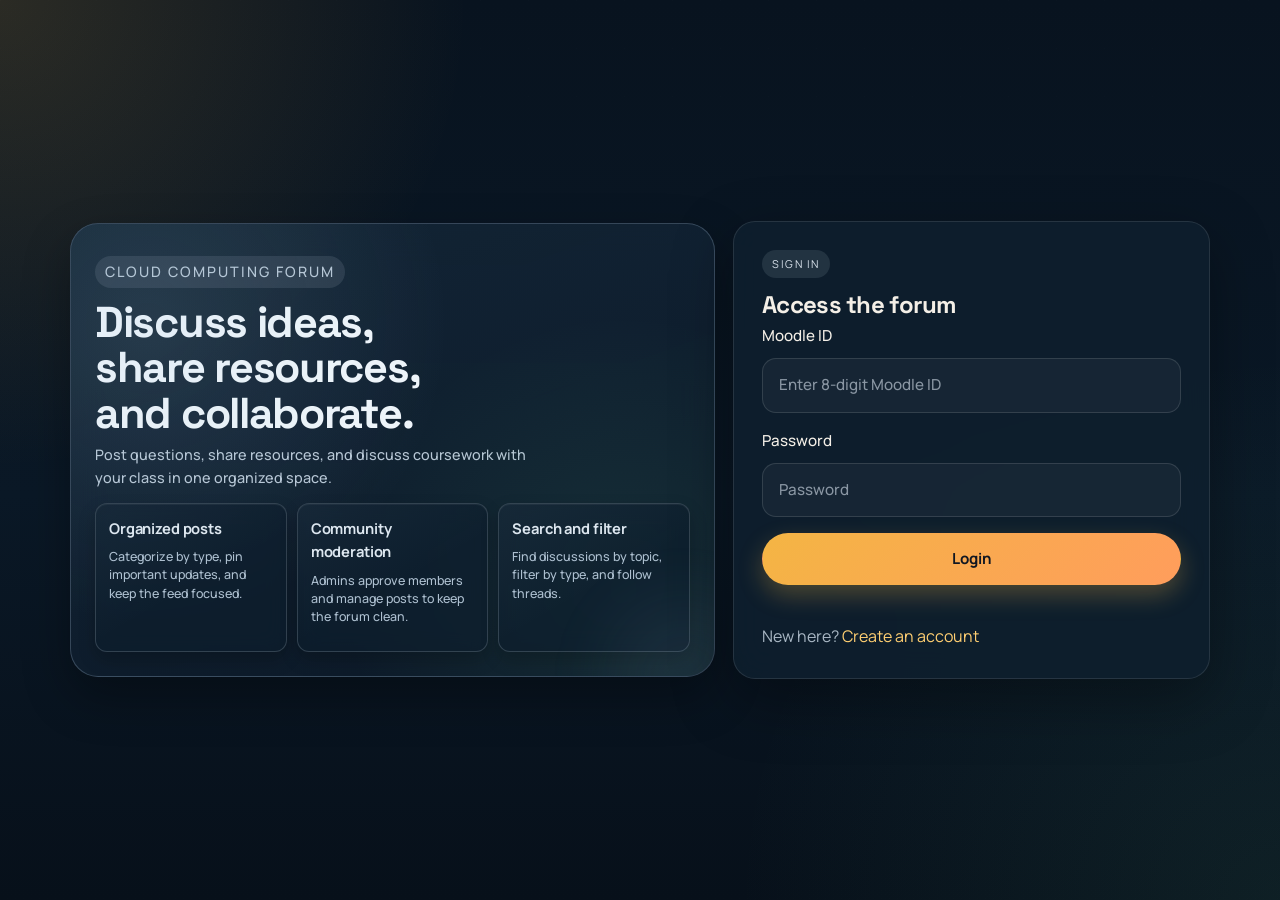
<file: index.html>
<!DOCTYPE html>
<html lang="en">
<head>
 <meta charset="UTF-8">
 <meta name="viewport" content="width=device-width, initial-scale=1.0">
 <title>Cloud Forum | Login</title>
 <link rel="stylesheet" href="styles.css">
</head>
<body data-page="login">
 <main class="shell">
  <section class="hero">
   <p class="eyebrow">Cloud Computing Forum</p>
   <h1>Discuss ideas, share resources, and collaborate.</h1>
   <p>Post questions, share resources, and discuss coursework with your class in one organized space.</p>

   <div class="feature-grid">
	<article class="feature-card">
	 <strong>Organized posts</strong>
	 <p>Categorize by type, pin important updates, and keep the feed focused.</p>
	</article>
	<article class="feature-card">
	 <strong>Community moderation</strong>
	 <p>Admins approve members and manage posts to keep the forum clean.</p>
	</article>
	<article class="feature-card">
	 <strong>Search and filter</strong>
	 <p>Find discussions by topic, filter by type, and follow threads.</p>
	</article>
   </div>
  </section>

  <section class="auth-panel">
   <p class="eyebrow">Sign in</p>
   <h2>Access the forum</h2>
   <form class="auth-form" onsubmit="login(event)">
	<label>
	 Moodle ID
	 <input type="text" id="MID" placeholder="Enter 8-digit Moodle ID" inputmode="numeric" maxlength="8" required>
	</label>
	<label>
	 Password
	 <input type="password" id="password" placeholder="Password" required>
	</label>
	<button class="button button--block" type="submit">Login</button>
   </form>
   <p id="msg"></p>
   <p class="auth-links">New here? <a href="register.html">Create an account</a></p>
  </section>
 </main>

 <script src="config.js"></script>
 <script src="script.js"></script>
</body>
</html>
</file>
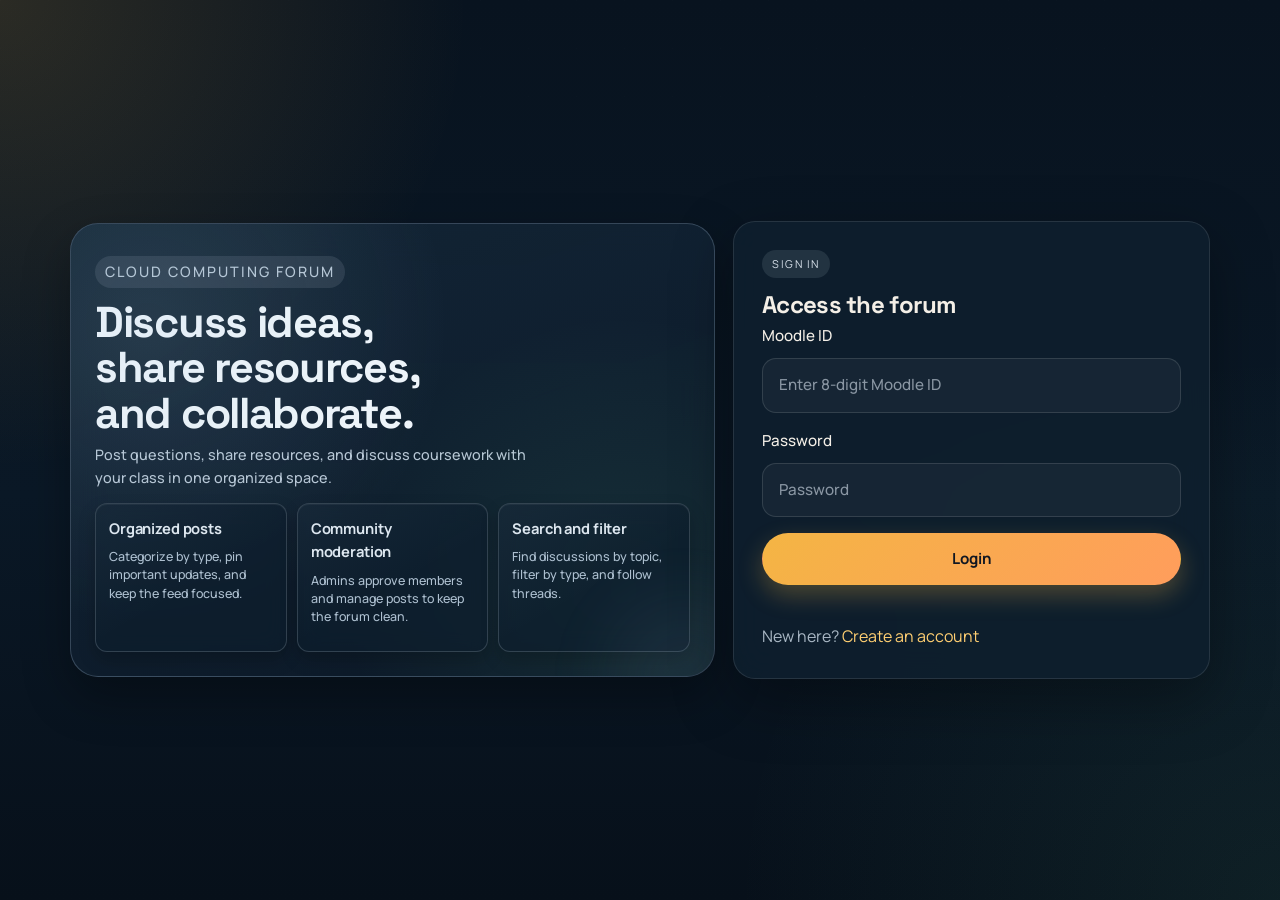
<file: admin.html>
<!DOCTYPE html>
<html lang="en">
<head>
 <meta charset="UTF-8">
 <meta name="viewport" content="width=device-width, initial-scale=1.0">
 <title>Cloud Forum | Admin</title>
 <link rel="stylesheet" href="styles.css">
</head>
<body data-page="admin">
 <main class="app-shell">
  <header class="topbar">
   <div>
    <p class="eyebrow">Administration</p>
    <h1>Moderate users and keep the forum healthy</h1>
    <p id="adminSummary">Loading admin dashboard</p>
   </div>
   <div class="topbar__actions">
    <button class="button button--ghost" type="button" onclick="goToDashboard()">Back to feed</button>
    <button class="button button--ghost" type="button" onclick="loadUsers()">Refresh users</button>
    <button class="button button--ghost" type="button" onclick="logout()">Logout</button>
   </div>
  </header>

  <section class="panel">
   <div id="users" class="users-grid"></div>
  </section>
 </main>

 <script src="config.js"></script>
 <script src="script.js"></script>
</body>
</html>
</file>
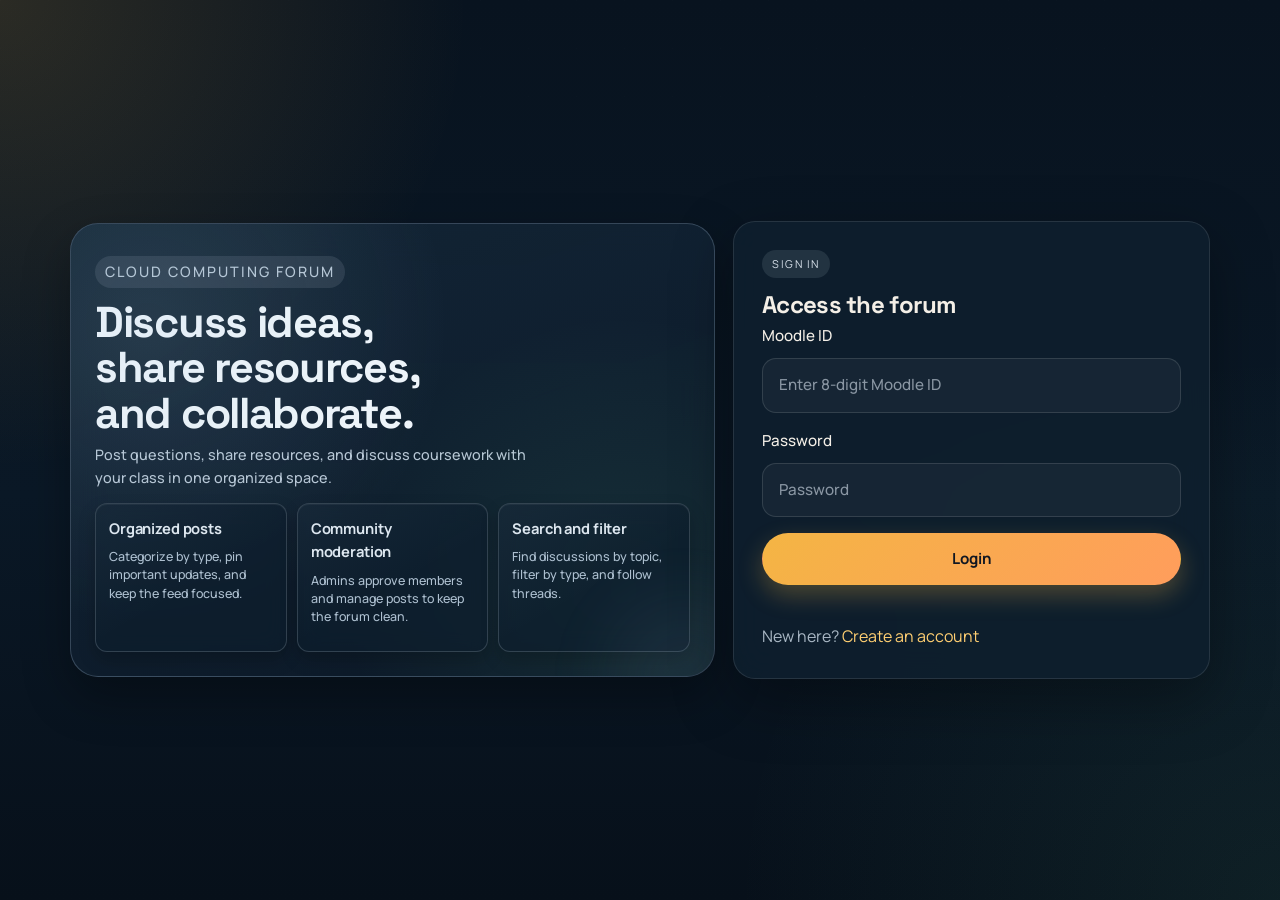
<file: create.html>
<!DOCTYPE html>
<html lang="en">
<head>
 <meta charset="UTF-8">
 <meta name="viewport" content="width=device-width, initial-scale=1.0">
 <title>Cloud Forum | Create Post</title>
 <link rel="stylesheet" href="styles.css">
</head>
<body data-page="create">
 <main class="app-shell">
  <header class="topbar">
   <div>
	<p class="eyebrow">Compose</p>
	<h1 id="composerOwner">Posting as member</h1>
	<p>Create a structured forum post with a category, type, tags, and an optional resource link.</p>
   </div>
   <div class="topbar__actions">
	<button class="button button--ghost" type="button" onclick="goToDashboard()">Back to feed</button>
	<button class="button button--ghost" type="button" onclick="goToAdmin()" id="adminNavButton">Admin</button>
	<button class="button button--ghost" type="button" onclick="logout()">Logout</button>
   </div>
  </header>

  <section class="panel">
   <form class="stack-form" onsubmit="createPost(event)">
	<label>
	 Title
	 <input type="text" id="title" placeholder="Give the post a clear title" required>
	</label>
	<div class="grid grid--two">
	 <label>
	  Category
	  <select id="category">
	   <option value="General">General</option>
	   <option value="AWS">AWS</option>
	   <option value="Cloud">Cloud</option>
	   <option value="Docker">Docker</option>
	   <option value="Kubernetes">Kubernetes</option>
	   <option value="DevOps">DevOps</option>
	   <option value="Project">Project</option>
	   <option value="Placement">Placement</option>
	   <option value="Resources">Resources</option>
	  </select>
	 </label>
	 <label>
	  Post type
	  <select id="postType">
	   <option value="discussion">Discussion</option>
	   <option value="question">Question</option>
	   <option value="resource">Resource</option>
	   <option value="announcement">Announcement</option>
	   <option value="event">Event</option>
	  </select>
	 </label>
	</div>
	<label>
	 Resource link
	 <input type="url" id="link" placeholder="Optional https:// link to notes, repo or docs">
	</label>
	<label>
	 Tags
	 <input type="text" id="tags" placeholder="cloud, aws, project">
	</label>
	<label>
	 Content
	 <textarea id="content" rows="8" placeholder="Share the context, question or resource" required></textarea>
	</label>
	<div class="action-row">
	 <button class="button" type="submit">Publish post</button>
	 <button class="button button--ghost" type="button" onclick="goToDashboard()">Cancel</button>
	</div>
	<p class="message" id="msg"></p>
   </form>
  </section>
 </main>

 <script src="config.js"></script>
 <script src="script.js"></script>
</body>
</html>
</file>
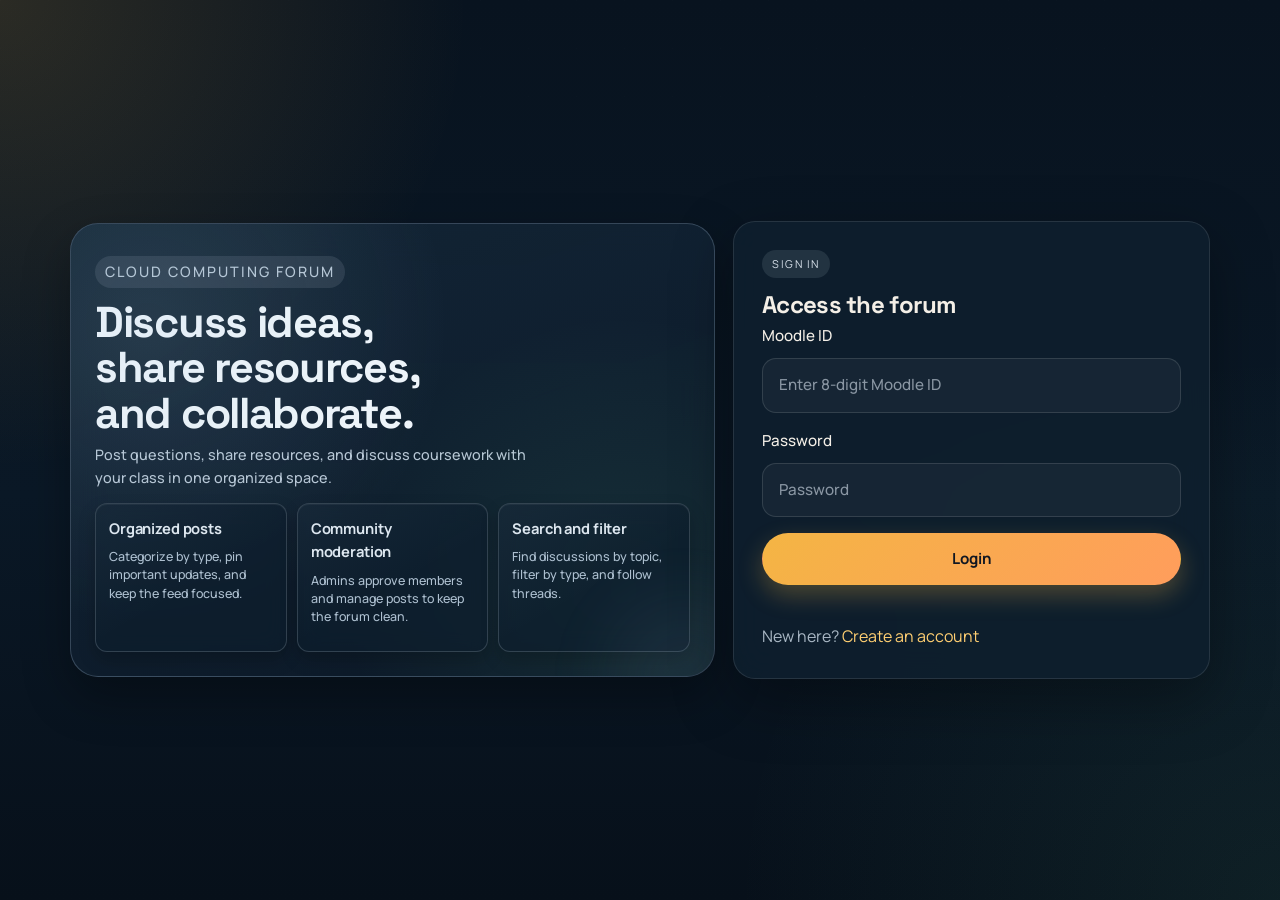
<file: dashboard.html>
<!DOCTYPE html>
<html lang="en">
<head>
 <meta charset="UTF-8">
 <meta name="viewport" content="width=device-width, initial-scale=1.0">
 <title>Cloud Forum | Dashboard</title>
 <link rel="stylesheet" href="styles.css">
</head>
<body data-page="dashboard">
 <main class="app-shell">
  <header class="topbar">
   <div>
	<p class="eyebrow">Forum feed</p>
	<h1 id="welcomeText">Welcome back</h1>
	<p>Search campus posts, filter by topic, and keep track of resources and announcements.</p>
   </div>
   <div class="topbar__actions">
	<button class="button" type="button" onclick="goToCreate()">New post</button>
	<button class="button button--ghost" type="button" onclick="goToAdmin()" id="adminNavButton">Admin</button>
	<button class="button button--ghost" type="button" onclick="logout()">Logout</button>
   </div>
  </header>

  <section class="panel">
   <div class="mini-stat-grid">
	<article class="mini-stat">
	 <span class="eyebrow">Workspace</span>
	 <strong>Cloud computing forum</strong>
	 <p>Built for class updates, project sharing, and collaboration.</p>
	</article>
	<article class="mini-stat">
	 <span class="eyebrow">Posts</span>
	 <strong id="feedSummary">Loading feed</strong>
	 <p>Recent and pinned posts appear at the top.</p>
	</article>
	<article class="mini-stat">
	 <span class="eyebrow">Access</span>
	 <strong>Moderated</strong>
	 <p>Only approved users can publish and comment.</p>
	</article>
   </div>

   <div class="filter-grid">
	<label>
	 Search
	 <input id="searchInput" type="search" placeholder="Search by title, author, category or tag" oninput="loadPosts(1)">
	</label>
	<label>
	 Category
	 <select id="categoryFilter" onchange="loadPosts(1)">
	  <option value="">All categories</option>
	  <option value="General">General</option>
	  <option value="AWS">AWS</option>
	  <option value="Cloud">Cloud</option>
	  <option value="Docker">Docker</option>
	  <option value="Kubernetes">Kubernetes</option>
	  <option value="DevOps">DevOps</option>
	  <option value="Project">Project</option>
	  <option value="Placement">Placement</option>
	  <option value="Resources">Resources</option>
	 </select>
	</label>
	<label>
	 Type
	 <select id="typeFilter" onchange="loadPosts(1)">
	  <option value="">All types</option>
	  <option value="discussion">Discussion</option>
	  <option value="question">Question</option>
	  <option value="resource">Resource</option>
	  <option value="announcement">Announcement</option>
	  <option value="event">Event</option>
	 </select>
	</label>
	<label style="align-self:end;">
	 <span>Only my posts</span>
	 <input id="mineFilter" type="checkbox" onchange="loadPosts(1)">
	</label>
   </div>
  </section>

  <section class="panel" style="margin-top:20px;">
   <div class="section-head">
	<div>
	 <h2>Latest posts</h2>
	 <p>Click a card to edit, vote, comment, or pin a discussion.</p>
	</div>
	<button class="button button--ghost" type="button" onclick="loadPosts(1)">Refresh</button>
   </div>
   <div id="posts" class="feed"></div>
   <div id="pagination"></div>
  </section>
 </main>

 <script src="config.js"></script>
 <script src="script.js"></script>
</body>
</html>
</file>
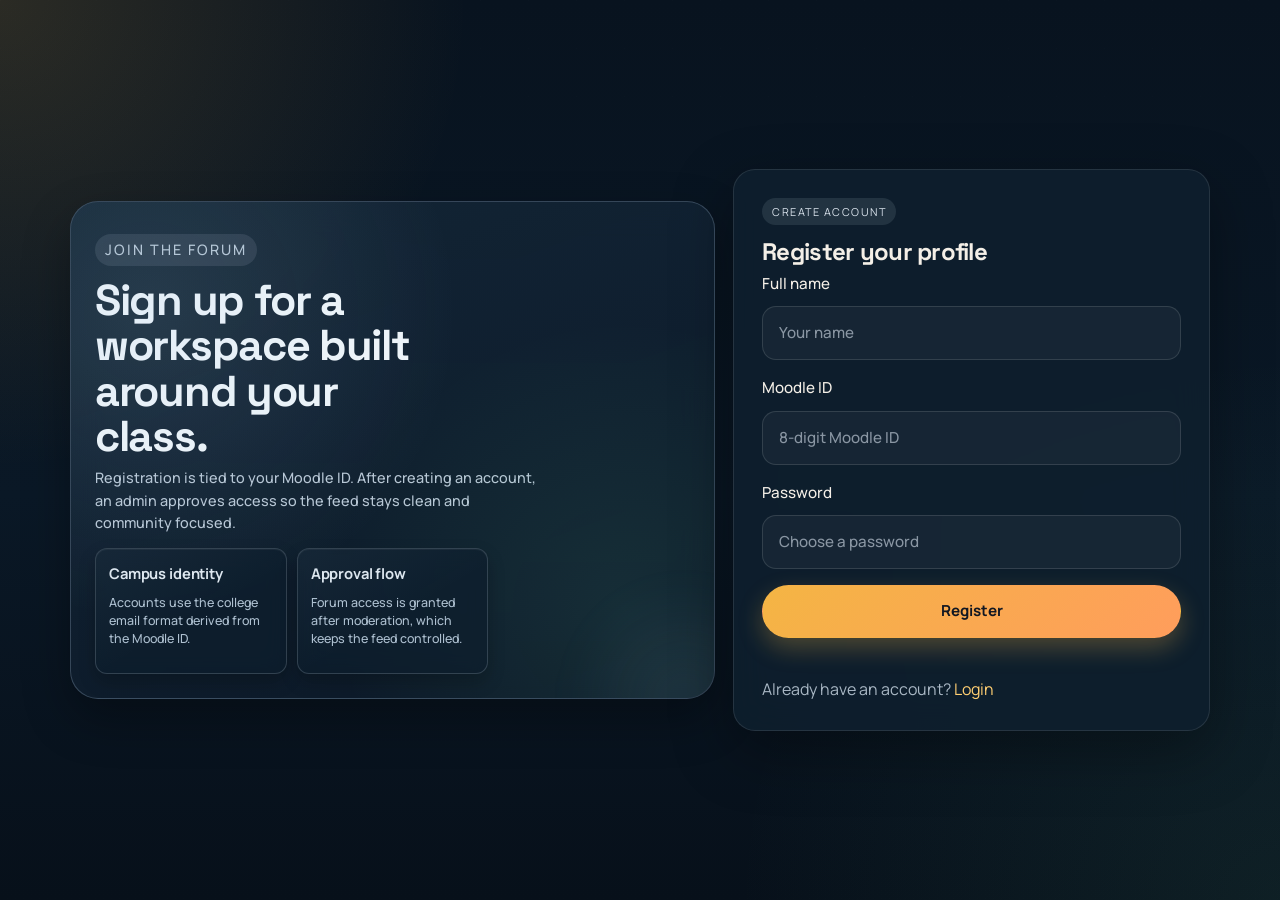
<file: register.html>
<!DOCTYPE html>
<html lang="en">
<head>
 <meta charset="UTF-8">
 <meta name="viewport" content="width=device-width, initial-scale=1.0">
 <title>Cloud Forum | Register</title>
 <link rel="stylesheet" href="styles.css">
</head>
<body data-page="register">
 <main class="shell">
  <section class="hero">
   <p class="eyebrow">Join the forum</p>
   <h1>Sign up for a workspace built around your class.</h1>
   <p>Registration is tied to your Moodle ID. After creating an account, an admin approves access so the feed stays clean and community focused.</p>

   <div class="feature-grid">
	<article class="feature-card">
	 <strong>Campus identity</strong>
	 <p>Accounts use the college email format derived from the Moodle ID.</p>
	</article>
	<article class="feature-card">
	 <strong>Approval flow</strong>
	 <p>Forum access is granted after moderation, which keeps the feed controlled.</p>
	</article>
   </div>
  </section>

  <section class="auth-panel">
   <p class="eyebrow">Create account</p>
   <h2>Register your profile</h2>
   <form class="auth-form" onsubmit="register(event)">
	<label>
	 Full name
	 <input type="text" id="name" placeholder="Your name" required>
	</label>
	<label>
	 Moodle ID
	 <input type="text" id="MID" placeholder="8-digit Moodle ID" inputmode="numeric" maxlength="8" required>
	</label>
	<label>
	 Password
	 <input type="password" id="password" placeholder="Choose a password" required>
	</label>
	<button class="button button--block" type="submit">Register</button>
   </form>
   <p id="msg"></p>
   <p class="auth-links">Already have an account? <a href="index.html">Login</a></p>
  </section>
 </main>

 <script src="config.js"></script>
 <script src="script.js"></script>
</body>
</html>
</file>
<file: styles.css>
@import url("https://fonts.googleapis.com/css2?family=Manrope:wght@400;500;600;700;800&family=Space+Grotesk:wght@500;700&display=swap");

:root {
  --bg: #08131f;
  --bg-elevated: rgba(8, 19, 31, 0.78);
  --panel: rgba(14, 31, 46, 0.88);
  --panel-strong: #12283a;
  --text: #f4efe7;
  --muted: #a9b7c4;
  --border: rgba(255, 255, 255, 0.1);
  --accent: #f4b544;
  --accent-strong: #ffcf72;
  --success: #67d4a6;
  --danger: #ff7b72;
  --shadow-sm: 0 4px 12px rgba(0, 0, 0, 0.15);
  --shadow: 0 12px 32px rgba(0, 0, 0, 0.25);
  --shadow-lg: 0 20px 60px rgba(0, 0, 0, 0.35);
  --radius-xl: 28px;
  --radius-lg: 20px;
  --radius-md: 14px;
  --radius-sm: 10px;
}

* { box-sizing: border-box; }
html { scroll-behavior: smooth; }

body {
  margin: 0; min-height: 100vh; font-family: "Manrope", sans-serif; color: var(--text);
  background: radial-gradient(circle at top left, rgba(244, 181, 68, 0.15), transparent 30%), radial-gradient(circle at bottom right, rgba(103, 212, 166, 0.08), transparent 35%), linear-gradient(180deg, #08131f 0%, #0a1826 55%, #07101a 100%);
  line-height: 1.6;
}

body::before {
  content: ""; position: fixed; inset: 0; pointer-events: none;
  background-image: linear-gradient(rgba(255, 255, 255, 0.03) 1px, transparent 1px), linear-gradient(90deg, rgba(255, 255, 255, 0.03) 1px, transparent 1px);
  background-size: 48px 48px; mask-image: linear-gradient(180deg, rgba(0, 0, 0, 0.48), transparent 90%); opacity: 0.45;
}

h1, h2, h3, h4 { margin: 0; font-family: "Space Grotesk", sans-serif; letter-spacing: -0.03em; }
p { margin: 0; color: var(--muted); }
a { color: inherit; }
button, input, select, textarea { font: inherit; }
button { cursor: pointer; }
.hidden { display: none !important; }

.shell, .app-shell { width: min(1140px, calc(100% - 28px)); margin: 0 auto; }
.shell { display: grid; grid-template-columns: 1.15fr 0.85fr; gap: 18px; align-items: center; min-height: 100vh; padding: 14px 0; }
.app-shell { padding: 28px 0 48px; }

.auth-panel, .panel, .hero { border: 1px solid var(--border); background: var(--panel); backdrop-filter: blur(18px); }
.hero, .panel { border-radius: var(--radius-xl); }

.hero { padding: 24px; position: relative; overflow: hidden; box-shadow: 0 20px 48px rgba(0, 0, 0, 0.32); border: 1px solid rgba(148, 173, 197, 0.3); background: linear-gradient(160deg, rgba(20, 39, 56, 0.92), rgba(13, 26, 40, 0.9)); }
.hero::before { content: ""; position: absolute; inset: 0; background: radial-gradient(circle at 12% 22%, rgba(156, 195, 224, 0.14), transparent 45%), radial-gradient(circle at 86% 82%, rgba(103, 212, 166, 0.1), transparent 42%); pointer-events: none; }
.hero::after { content: ""; position: absolute; inset: auto -90px -120px auto; width: 240px; height: 240px; border-radius: 50%; background: radial-gradient(circle, rgba(156, 195, 224, 0.2), transparent 68%); filter: blur(24px); opacity: 0.55; }

.eyebrow { display: inline-flex; gap: 8px; align-items: center; margin-bottom: 8px; padding: 5px 10px; border-radius: 999px; background: rgba(169, 183, 196, 0.14); color: #d8e2eb; text-transform: uppercase; letter-spacing: 0.14em; font-size: 0.68rem; }

.hero h1 { font-size: clamp(1.7rem, 3.6vw, 2.7rem); line-height: 1.05; max-width: 13ch; color: #eff5fa; font-weight: 700; letter-spacing: -0.03em; margin-bottom: 8px; }
.hero p { margin-top: 8px; max-width: 50ch; font-size: 0.9rem; line-height: 1.55; color: #b8c7d5; font-weight: 500; margin-bottom: 12px; }

.feature-grid { display: grid; grid-template-columns: repeat(3, minmax(0, 1fr)); gap: 10px; margin-top: 14px; }

.feature-card { padding: 13px; border: 1px solid rgba(169, 183, 196, 0.24); border-radius: 12px; background: rgba(13, 30, 45, 0.72); backdrop-filter: blur(10px); transition: all 220ms ease; position: relative; overflow: hidden; box-shadow: inset 0 1px 1px rgba(255, 255, 255, 0.06), 0 8px 18px rgba(0, 0, 0, 0.2); }
.feature-card::before { content: ""; position: absolute; inset: 0; background: linear-gradient(150deg, rgba(156, 195, 224, 0.08), transparent 55%); opacity: 0.7; transition: opacity 220ms ease; pointer-events: none; }
.feature-card:hover { border-color: rgba(156, 195, 224, 0.45); background: rgba(16, 35, 52, 0.9); transform: translateY(-1px); box-shadow: inset 0 1px 1px rgba(255, 255, 255, 0.08), 0 10px 24px rgba(0, 0, 0, 0.28); }
.feature-card:hover::before { opacity: 1; }
.feature-card strong { display: block; margin-bottom: 6px; color: #dfe8f0; font-size: 0.92rem; font-weight: 700; letter-spacing: -0.01em; }
.feature-card p { color: #aec0d0; font-size: 0.78rem; line-height: 1.45; }

.auth-panel { padding: 28px; border-radius: 22px; box-shadow: var(--shadow-lg); }
.panel { padding: 28px; box-shadow: var(--shadow-sm); }

.topbar { display: flex; gap: 18px; justify-content: space-between; align-items: flex-start; margin-bottom: 20px; padding: 28px; border: 1px solid var(--border); border-radius: var(--radius-xl); background: rgba(10, 24, 38, 0.8); backdrop-filter: blur(18px); box-shadow: var(--shadow); }

.topbar__actions, .action-row, .post-actions, .badge-row, .section-head, .comments-shell__head, .post-card__meta, .pagination-bar { display: flex; gap: 12px; align-items: center; flex-wrap: wrap; }
.topbar__actions { justify-content: flex-end; }
.section-head { justify-content: space-between; margin-bottom: 18px; }

.toolbar, .grid, .stack-form, .comment-form, .auth-form { display: grid; gap: 16px; }
.grid--two, .filter-grid { grid-template-columns: repeat(2, minmax(0, 1fr)); }
.filter-grid { display: grid; gap: 16px; }

.stack-form label, .auth-form label, .filter-grid label, .toolbar label { display: grid; gap: 10px; color: var(--text); font-size: 0.95rem; font-weight: 500; }

input, select, textarea { width: 100%; padding: 14px 16px; border: 1.5px solid rgba(255, 255, 255, 0.12); border-radius: var(--radius-md); background: rgba(255, 255, 255, 0.04); color: var(--text); outline: none; transition: all 200ms ease; font-size: 0.95rem; }
input::placeholder, textarea::placeholder { color: #8a96a3; }
input:hover, select:hover, textarea:hover { background: rgba(255, 255, 255, 0.06); border-color: rgba(255, 255, 255, 0.18); }
input:focus, select:focus, textarea:focus { background: rgba(255, 255, 255, 0.08); border-color: rgba(244, 181, 68, 0.6); box-shadow: 0 0 0 3px rgba(244, 181, 68, 0.1), inset 0 1px 2px rgba(0, 0, 0, 0.1); }
textarea { resize: vertical; min-height: 130px; }

.button { display: inline-flex; align-items: center; justify-content: center; gap: 8px; padding: 13px 24px; border: 1px solid transparent; border-radius: 999px; background: linear-gradient(135deg, var(--accent), #ff9d5c); color: #111722; font-weight: 700; font-size: 0.95rem; text-decoration: none; box-shadow: 0 10px 24px rgba(244, 181, 68, 0.28); transition: all 200ms cubic-bezier(0.34, 1.56, 0.64, 1); position: relative; overflow: hidden; }
.button::before { content: ""; position: absolute; inset: 0; background: linear-gradient(135deg, transparent, rgba(255, 255, 255, 0.1), transparent); transform: translateX(-100%); }
.button:hover { transform: translateY(-2px); box-shadow: 0 14px 32px rgba(244, 181, 68, 0.35); }
.button:hover::before { animation: shine 600ms ease-in-out; }
.button:active { transform: translateY(0); }
.button:disabled { opacity: 0.5; cursor: not-allowed; transform: none; box-shadow: none; }

@keyframes shine { to { transform: translateX(100%); } }

.button--ghost { background: rgba(255, 255, 255, 0.05); color: var(--text); border-color: rgba(255, 255, 255, 0.15); box-shadow: none; }
.button--compact { padding: 10px 16px; font-size: 0.87rem; }
.button--ghost:hover { background: rgba(255, 255, 255, 0.1); border-color: rgba(255, 255, 255, 0.25); box-shadow: 0 6px 16px rgba(0, 0, 0, 0.2); }
.button--block { width: 100%; }

.badge-row, .tag-row { margin-bottom: 12px; }
.badge { display: inline-flex; align-items: center; gap: 6px; padding: 7px 12px; border-radius: 999px; background: rgba(255, 255, 255, 0.1); color: var(--text); font-size: 0.77rem; font-weight: 600; text-transform: uppercase; letter-spacing: 0.1em; border: 1px solid rgba(255, 255, 255, 0.15); }
.badge--soft { background: rgba(103, 212, 166, 0.16); color: #aff2d1; }
.badge--accent { background: rgba(244, 181, 68, 0.18); color: #ffd88a; }
.tag-row { display: flex; gap: 8px; flex-wrap: wrap; }
.tag { display: inline-flex; align-items: center; padding: 7px 10px; border-radius: 999px; background: rgba(255, 255, 255, 0.06); color: var(--muted); font-size: 0.8rem; }

.feed, .users-grid { display: grid; gap: 16px; }
.post-card, .user-card, .empty-state, .comments-shell, .state-message { border: 1px solid var(--border); border-radius: var(--radius-lg); background: rgba(255, 255, 255, 0.04); transition: all 200ms ease; }
.post-card, .user-card { padding: 24px; }
.post-card:hover { border-color: rgba(255, 255, 255, 0.15); background: rgba(255, 255, 255, 0.06); box-shadow: var(--shadow-sm); }
.post-card { display: grid; gap: 16px; }
.post-card--pinned { border-color: rgba(244, 181, 68, 0.5); background: linear-gradient(135deg, rgba(244, 181, 68, 0.08), rgba(255, 207, 114, 0.04)); box-shadow: 0 12px 32px rgba(244, 181, 68, 0.15); }

.post-card__header { display: flex; justify-content: space-between; gap: 16px; align-items: flex-start; }
.post-card__header h3 { font-size: clamp(1.2rem, 2vw, 1.6rem); }
.post-card__meta { color: var(--muted); font-size: 0.86rem; }
.post-card__content { line-height: 1.75; color: #dee7ef; }
.resource-link { display: inline-flex; align-items: center; width: fit-content; gap: 8px; color: var(--accent-strong); font-weight: 700; text-decoration: none; }

.post-actions { gap: 10px; }
.edit-form, .comments-panel { margin-top: 4px; }
.comments-shell { padding: 18px; }
.comments-shell__head { justify-content: space-between; margin-bottom: 14px; }
.comments-list { display: grid; gap: 12px; margin-bottom: 14px; }
.comment-card { padding: 16px; border-radius: var(--radius-md); background: rgba(255, 255, 255, 0.04); border: 1px solid rgba(255, 255, 255, 0.08); transition: all 200ms ease; }
.comment-card:hover { background: rgba(255, 255, 255, 0.07); border-color: rgba(255, 255, 255, 0.15); }
.comment-card__meta { display: flex; justify-content: space-between; gap: 12px; margin-bottom: 8px; color: var(--muted); font-size: 0.85rem; }

.empty-state, .state-message { display: grid; gap: 10px; padding: 28px; text-align: center; }
.empty-state--compact { padding: 18px; }
.state-message { color: var(--muted); }
.state-message.is-error, .message.is-error, #msg.is-error { color: #ffb4af; }
.state-message.is-success, .message.is-success, #msg.is-success { color: var(--success); }

.pagination-bar { justify-content: center; margin-top: 18px; color: var(--muted); }
.message, #msg { min-height: 1.3em; color: var(--muted); }
.auth-links, .subtle-link { margin-top: 18px; color: var(--muted); }
.auth-links a, .subtle-link a { color: var(--accent-strong); text-decoration: none; }

.mini-stat-grid { display: grid; grid-template-columns: repeat(3, minmax(0, 1fr)); gap: 14px; margin-bottom: 18px; }
.mini-stat { padding: 20px; border-radius: var(--radius-md); background: rgba(255, 255, 255, 0.05); border: 1px solid rgba(255, 255, 255, 0.1); transition: all 200ms ease; }
.mini-stat:hover { background: rgba(255, 255, 255, 0.08); border-color: rgba(255, 255, 255, 0.18); }
.mini-stat strong { display: block; margin-top: 8px; font-size: 1.35rem; color: var(--accent-strong); }

.user-card { display: flex; justify-content: space-between; gap: 16px; align-items: center; }

@media (max-width: 980px) {
  .shell, .topbar, .user-card, .post-card__header { grid-template-columns: 1fr; flex-direction: column; }
  .shell { grid-template-columns: 1fr; min-height: auto; padding: 16px 0 24px; }
  .feature-grid, .grid--two, .filter-grid, .mini-stat-grid { grid-template-columns: 1fr; }
  .topbar__actions { justify-content: flex-start; }
}

@media (max-width: 640px) {
  .shell, .app-shell { width: min(100% - 20px, 1180px); }
  .panel, .auth-panel, .hero, .topbar { padding: 20px; border-radius: 22px; }
  .post-card, .user-card { padding: 18px; }
  .post-actions, .topbar__actions, .pagination-bar, .action-row { align-items: stretch; }
  .button { width: 100%; }
}
</file>
